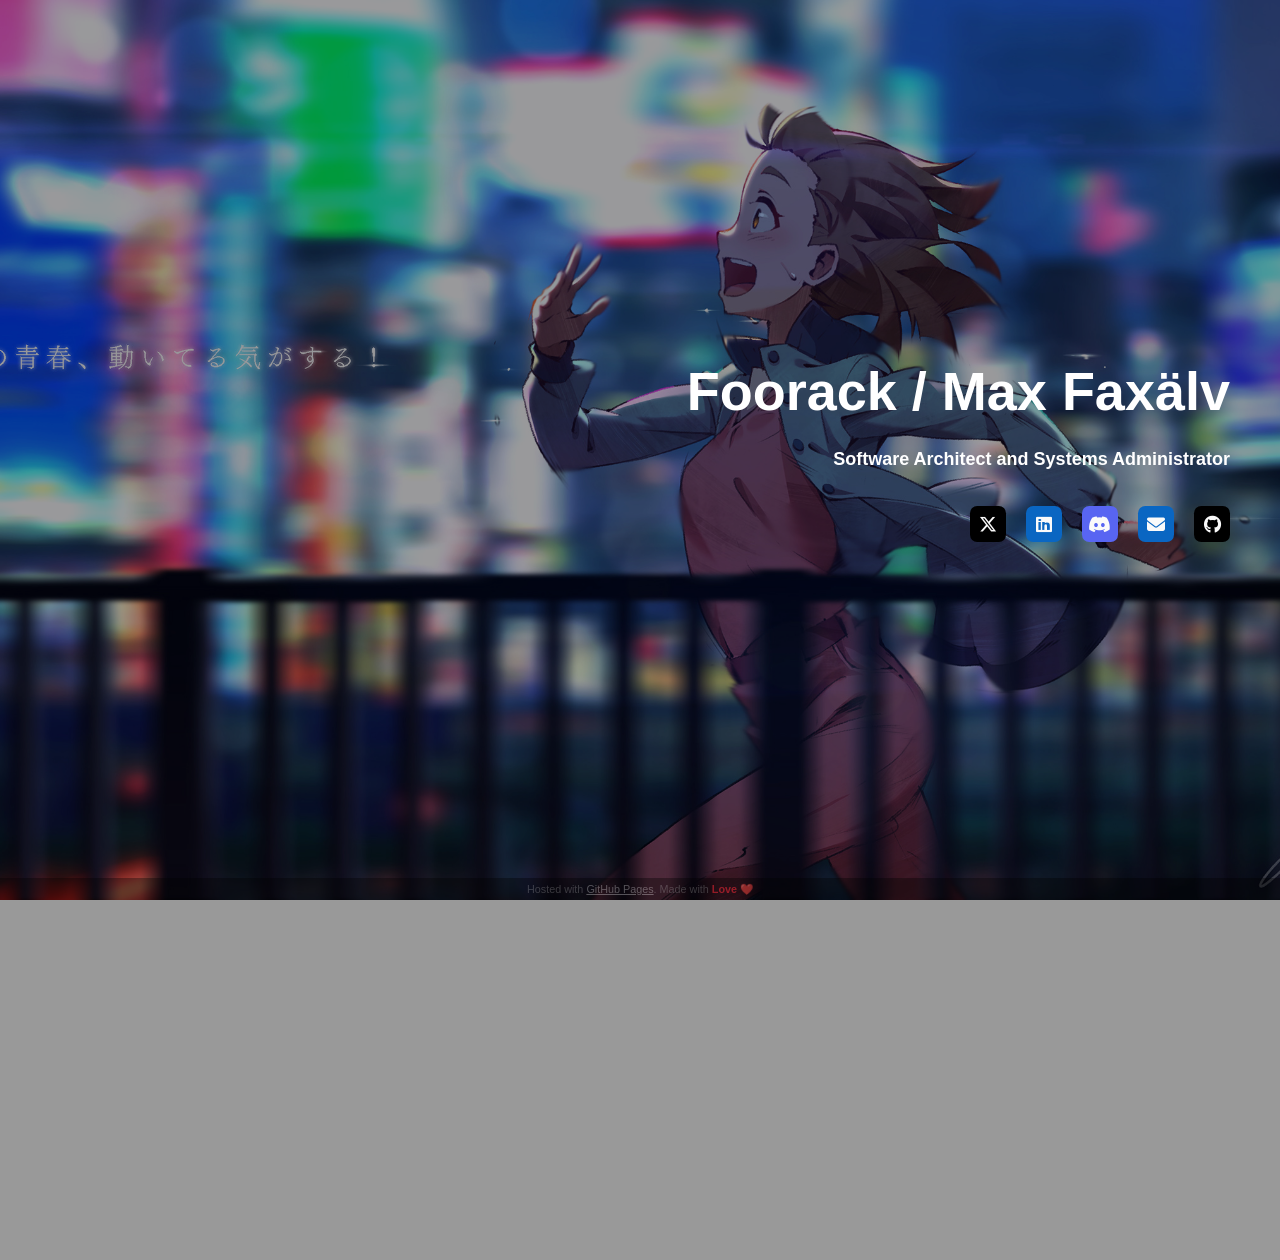
<file: index.html>
<!DOCTYPE html>
<html lang="en">

<head>
	<title>Foorack</title>
	<meta charset="UTF-8">
	<meta name="viewport" content="width=device-width, initial-scale=1, shrink-to-fit=no">
	<meta name="author" content="Foorack">
	<meta name="description" content="Foorack">
	<link rel="shortcut icon" href="desktop-computer_1f5a5.ico" type="image/vnd.microsoft.icon">
	<link rel="stylesheet" type="text/css" href="/css/normalize.min.css">
	<link rel="stylesheet" href="https://cdnjs.cloudflare.com/ajax/libs/font-awesome/6.6.0/css/all.min.css"
		integrity="sha512-Kc323vGBEqzTmouAECnVceyQqyqdsSiqLQISBL29aUW4U/M7pSPA/gEUZQqv1cwx4OnYxTxve5UMg5GT6L4JJg=="
		crossorigin="anonymous" referrerpolicy="no-referrer" />
	<link rel="stylesheet" type="text/css" href="/css/main.css">

	<style>
		html {
			background-color: inherit !important;
		}

		/* Fix for DarkReader */
	</style>
</head>

<body>
	<!--<h1 class="cursor" onclick="window.location.href = 'cv/'">
		Foorack / Max Faxälv
	</h1>-->
	<h1>Foorack / Max Faxälv</h1>
	<span class="subtitle">Software Architect and Systems Administrator</span>

	<a class="icon fa-brands fa-x-twitter" href="https://x.com/Foorack" rel="me" target="_b"></a>
	<a class="icon fa-brands fa-linkedin" href="https://www.linkedin.com/in/foorack/" rel="me" target="_b"></a>
	<a class="icon fa-brands fa-discord" href="https://discord.com/users/92875770338213888" rel="me"></a>
	<a class="icon fa-solid fa-envelope" href="mailto:max@foorack.com" rel="me" target="_b"></a>
	<a class="icon fa-brands fa-github" href="https://github.com/Foorack" rel="me" target="_b"></a>

	<div id="footer">
		Hosted with <a href="https://docs.github.com/en/pages" style="color: #999" target="_b">GitHub Pages</a>.
		Made with <span style="color: #f5222d;font-weight: bold">Love ❤️</span>
	</div>
</body>

</html>
</file>
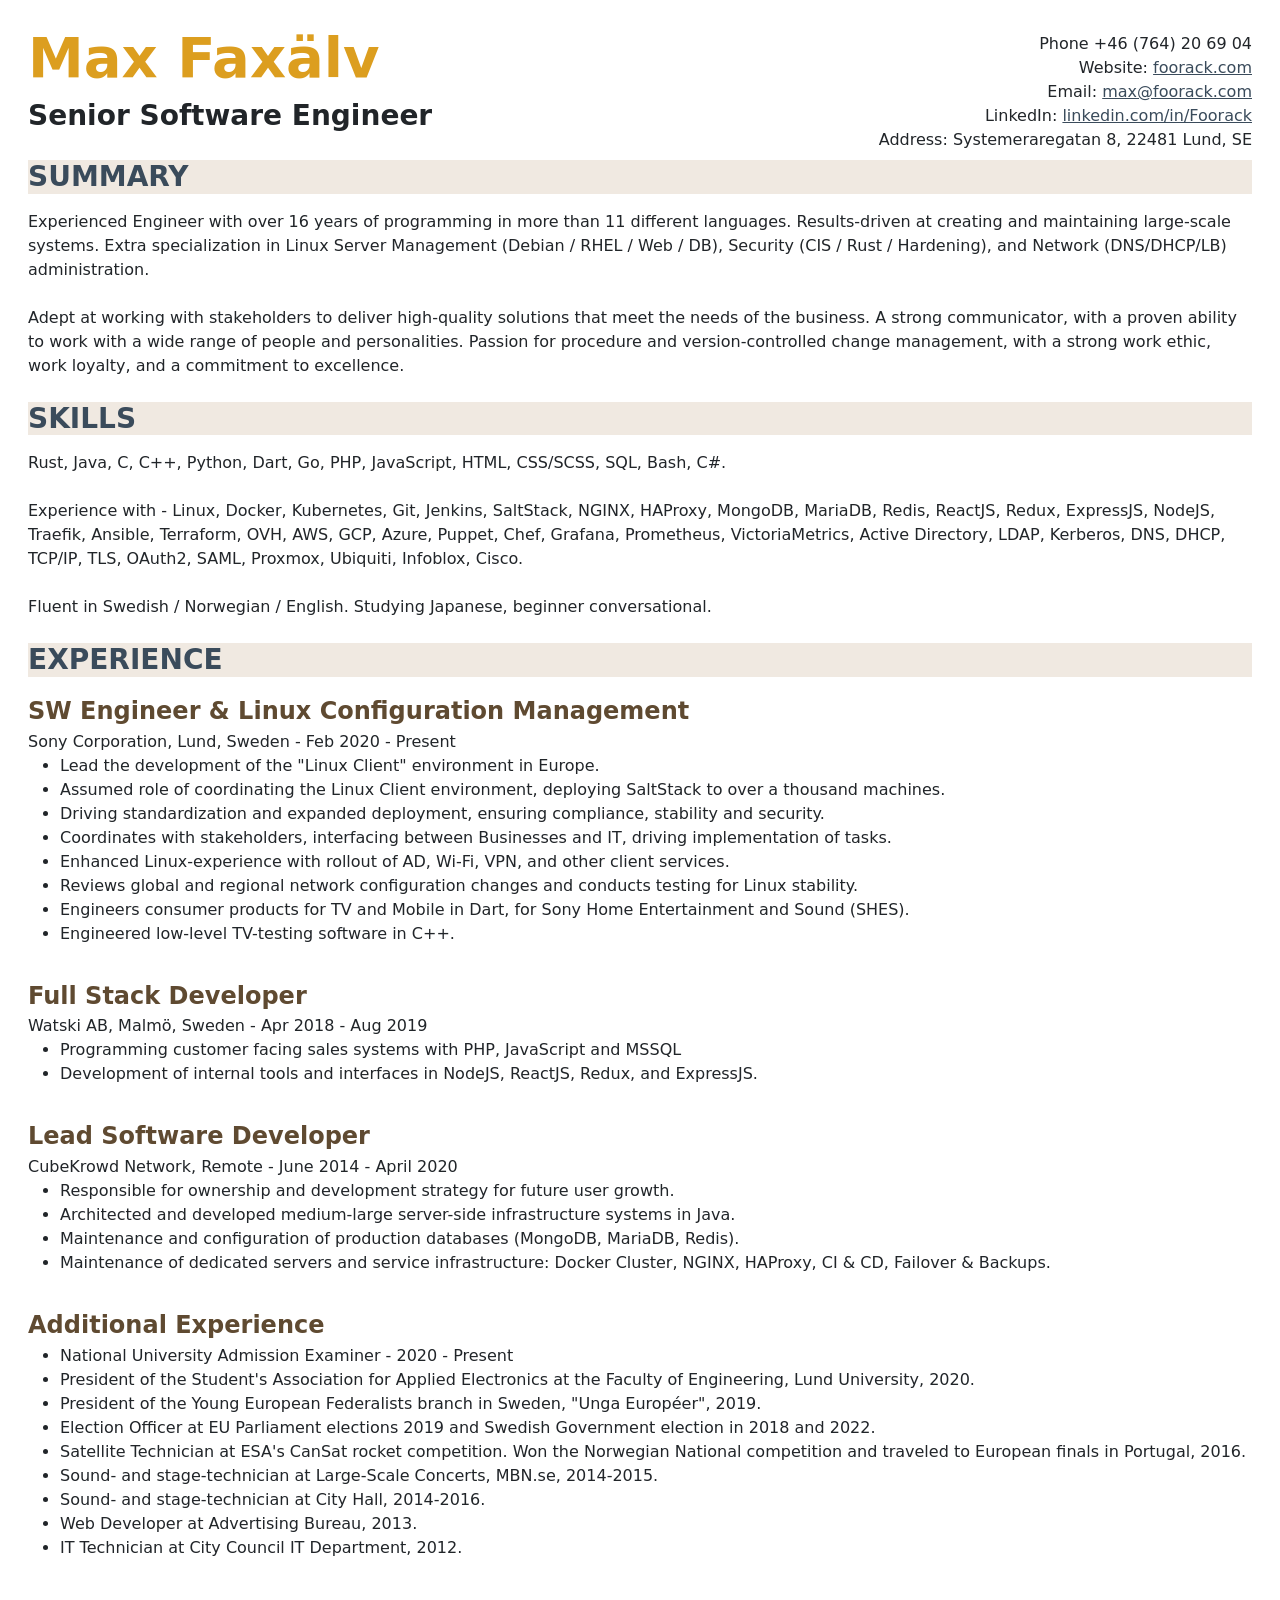
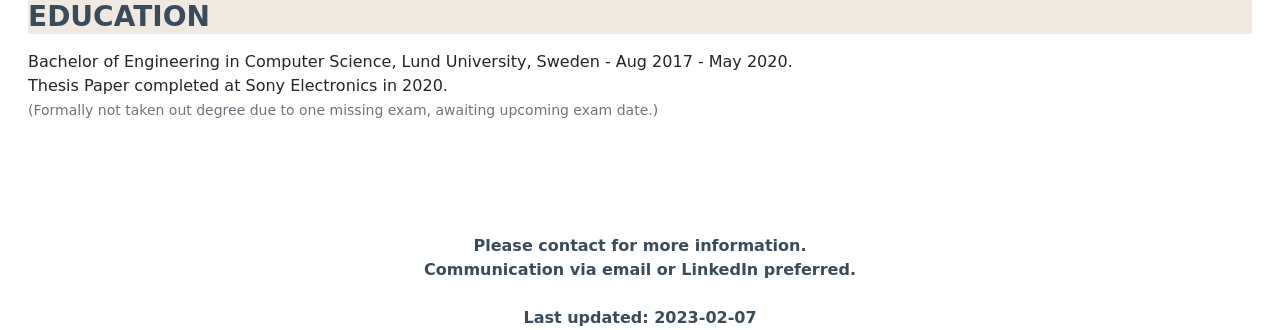
<file: cv/index.html>
<!DOCTYPE html>
<html>

<head>
    <meta charset="UTF-8">
    <meta name="viewport" content="width=device-width,initial-scale=1">
    <title>Max Faxälv Resume</title>
    <link rel="preconnect" href="https://fonts.googleapis.com">
    <link rel="preconnect" href="https://fonts.gstatic.com" crossorigin>
    <link rel="stylesheet" href="https://fonts.googleapis.com/css2?family=Noto+Sans:wght@400;700&display=swap">
    <link rel="stylesheet" href="https://cdn.jsdelivr.net/npm/bootstrap@5.1.3/dist/css/bootstrap.min.css">
    <style>
        * {
            outline: 0px solid red;
        }

        html,
        body {
            margin: 0;
            padding: 0;
        }

        .text-title {
            color: #DC9E1F;
        }

        .bg-banner {
            background-color: #F0E9E1;
        }

        .text-banner {
            color: #3A4B5B;
        }

        .text-job {
            color: #5f4a31;
        }

        a {
            color: #3A4B5B;
        }
    </style>
</head>

<body>
    <div class="container-fluid">
        <div class="row bg-white px-3">
            <div class="col-6 pt-4">
                <h1 class="display-4 fw-bold text-title">Max Faxälv</h1>
                <h3 class="fw-bold">Senior Software Engineer</h3>
            </div>
            <div class="col-6 text-end pt-3">
                <div class="mt-3"></div>
                Phone +46 (764) 20 69 04
                <br>
                Website: <a href="https://foorack.com">foorack.com</a>
                <br>
                Email: <a href="mailto:max@foorack.com">max@foorack.com</a>
                <br>
                LinkedIn: <a href="https://www.linkedin.com/in/foorack/">linkedin.com/in/Foorack</a>
                <br>
                Address: Systemeraregatan 8, 22481 Lund, SE
            </div>

            <div class="col-12">
                <div class="bg-banner text-uppercase p-0 mt-2">
                    <h3 class="text-banner m-0 fw-bold">Summary</h3>
                </div>
                <div class="py-3">
                    Experienced Engineer with over 16 years of programming in more than 11 different
                    languages. Results-driven at creating and maintaining large-scale systems. Extra specialization
                    in Linux Server Management (Debian / RHEL / Web / DB), Security (CIS / Rust / Hardening), and Network (DNS/DHCP/LB) administration.
                    <br>
                    <br>
                    Adept at working with stakeholders to deliver high-quality solutions that meet the needs of the business.
                    A strong communicator, with a proven ability to work with a wide range of people and personalities.
                    Passion for procedure and version-controlled change management, with a strong work ethic, work loyalty, and a commitment to excellence.
                </div>
            </div>

            <div class="col-12">
                <div class="bg-banner text-uppercase p-0 mt-2">
                    <h3 class="text-banner m-0 fw-bold">Skills</h3>
                </div>
                <div class="py-3">
                    Rust, Java, C, C++, Python, Dart, Go, PHP, JavaScript, HTML, CSS/SCSS, SQL, Bash, C#.
                    <br>
                    <br>
                    Experience with - Linux, Docker, Kubernetes, Git, Jenkins, SaltStack, NGINX, HAProxy, MongoDB, MariaDB,
                    Redis, ReactJS, Redux, ExpressJS, NodeJS, Traefik, Ansible, Terraform, OVH, AWS, GCP, Azure, Puppet, Chef,
                    Grafana, Prometheus, VictoriaMetrics, Active Directory, LDAP, Kerberos, DNS, DHCP, TCP/IP, TLS,
                    OAuth2, SAML, Proxmox, Ubiquiti, Infoblox, Cisco.
                    <br>
                    <br>
                    Fluent in Swedish / Norwegian / English. Studying Japanese, beginner conversational.
                </div>
            </div>

            <div class="col-12">
                <div class="bg-banner text-uppercase p-0 mt-2">
                    <h3 class="text-banner m-0 fw-bold">Experience</h3>
                </div>
                <div class="py-3">
                    <h4 class="text-job my-1 fw-bold">SW Engineer & Linux Configuration Management</h4>
                    Sony Corporation, Lund, Sweden - Feb 2020 - Present
                    <ul class="mb-0">
                        <li>Lead the development of the "Linux Client" environment in Europe.</li>
                        <li>Assumed role of coordinating the Linux Client environment, deploying SaltStack to over a thousand machines.</li>
                        <li>Driving standardization and expanded deployment, ensuring compliance, stability and security.</li>
                        <li>Coordinates with stakeholders, interfacing between Businesses and IT, driving implementation of tasks.</li>
                        <li>Enhanced Linux-experience with rollout of AD, Wi-Fi, VPN, and other client services.</li>
                        <li>Reviews global and regional network configuration changes and conducts testing for Linux stability.</li>
                        <li>Engineers consumer products for TV and Mobile in Dart, for Sony Home Entertainment and Sound (SHES).</li>
                        <li>Engineered low-level TV-testing software in C++.</li>
                    </ul>
                </div>
                <div class="py-3">
                    <h4 class="text-job my-1 fw-bold">Full Stack Developer</h4>
                    Watski AB, Malmö, Sweden - Apr 2018 - Aug 2019
                    <ul class="mb-0">
                        <li>Programming customer facing sales systems with PHP, JavaScript and MSSQL</li>
                        <li>Development of internal tools and interfaces in NodeJS, ReactJS, Redux, and ExpressJS.</li>
                    </ul>
                </div>
                <div class="py-3">
                    <h4 class="text-job my-1 fw-bold">Lead Software Developer</h4>
                    CubeKrowd Network, Remote - June 2014 - April 2020
                    <ul class="mb-0">
                        <li>Responsible for ownership and development strategy for future user growth.</li>
                        <li>Architected and developed medium-large server-side infrastructure systems in Java.</li>
                        <li>Maintenance and configuration of production databases (MongoDB, MariaDB, Redis).</li>
                        <li>Maintenance of dedicated servers and service infrastructure: Docker Cluster, NGINX, HAProxy,
                            CI & CD, Failover & Backups.</li>
                    </ul>
                </div>
                <div class="py-3">
                    <h4 class="text-job my-1 fw-bold">Additional Experience</h4>
                    <!--<ul class="mb-0">-->
                    <ul>
                        <li>National University Admission Examiner - 2020 - Present</li>
                        <li>President of the Student's Association for Applied Electronics at the Faculty of
                            Engineering, Lund University, 2020.</li>
                        <li>President of the Young European Federalists branch in Sweden, "Unga Européer", 2019.</li>
                        <li>Election Officer at EU Parliament elections 2019 and Swedish Government election in
                            2018 and 2022.</li>
                        <li>Satellite Technician at ESA's CanSat rocket competition. Won the
                            Norwegian National competition and traveled to European finals in Portugal, 2016.</li>
                        <li>Sound- and stage-technician at Large-Scale Concerts, MBN.se, 2014-2015.</li>
                        <li>Sound- and stage-technician at City Hall, 2014-2016.</li>
                        <li>Web Developer at Advertising Bureau, 2013.</li>
                        <li>IT Technician at City Council IT Department, 2012.</li>
                    </ul>
                </div>
            </div>

            <div class="col-12">
                <div class="bg-banner text-uppercase p-0 mt-2">
                    <h3 class="text-banner m-0 fw-bold">Education</h3>
                </div>
                <div class="py-3">
                    Bachelor of Engineering in Computer Science, Lund University, Sweden - Aug 2017 - May 2020.
                    <br>
                    Thesis Paper completed at Sony Electronics in 2020.
                    <br>
                    <small class="text-secondary">
                        (Formally not taken out degree due to one missing exam, awaiting upcoming exam date.)
                    </small>
                </div>
            </div>

            <div class="col-12">
                <div class="text-center mt-5 pt-5 fw-bold text-banner">
                    Please contact for more information.
                    <br>
                    Communication via email or LinkedIn preferred.
                    <br>
                    <br>
                    Last updated: 2023-02-07
                </div>
            </div>
        </div>
</body>

</html>
</file>
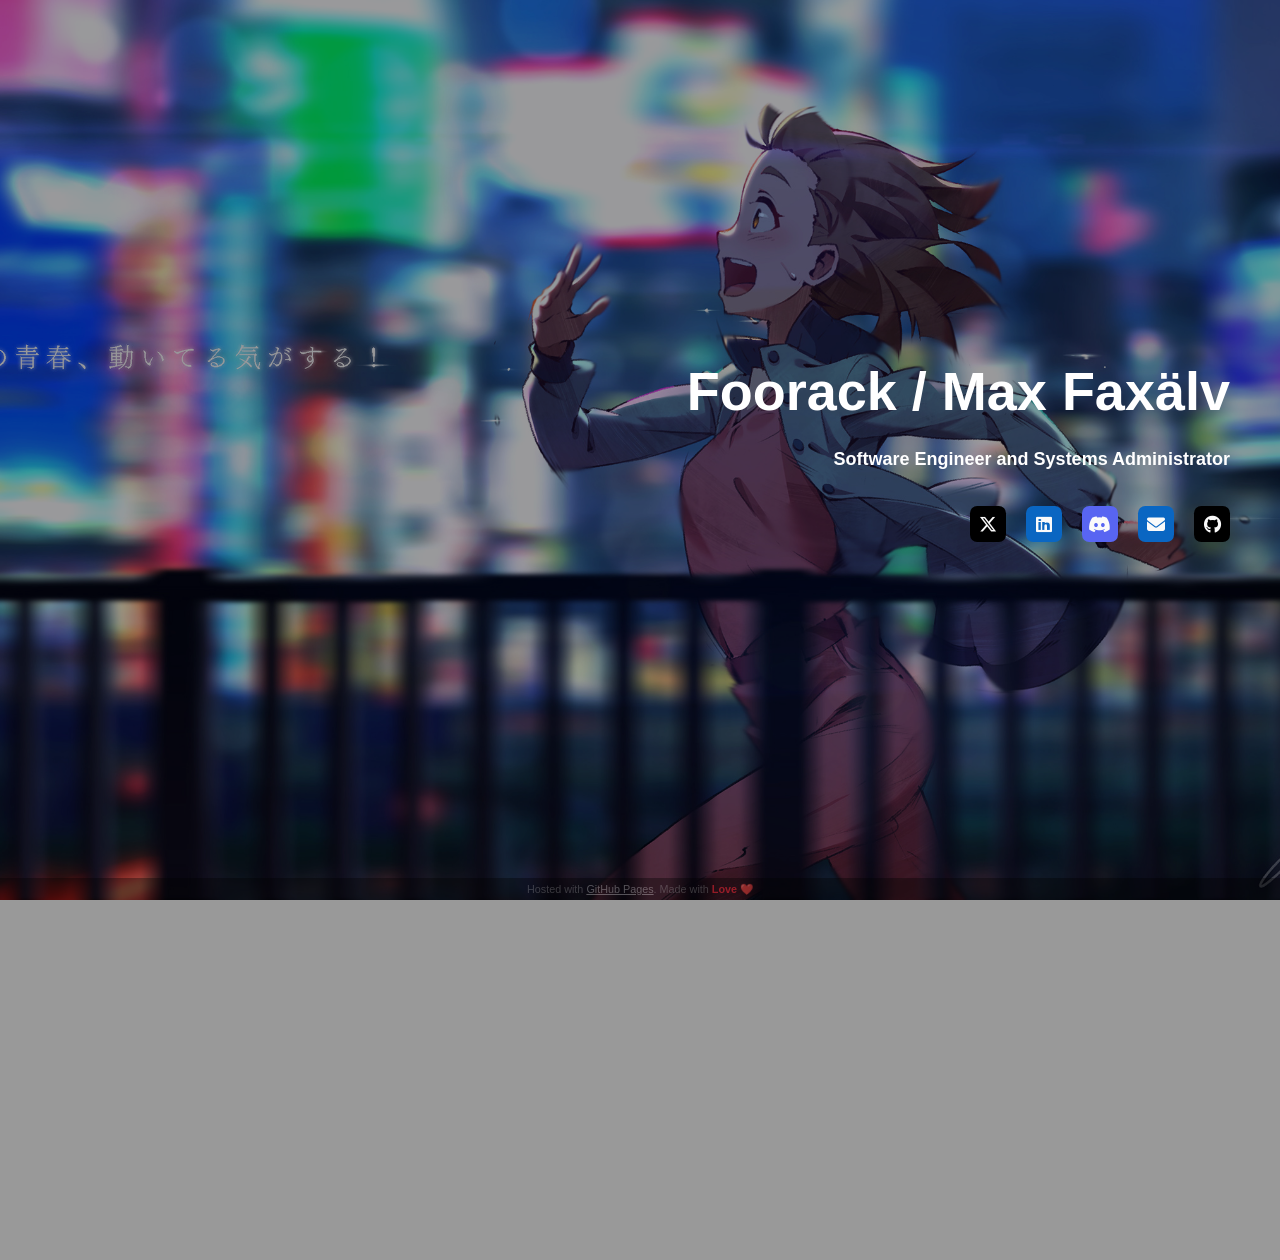
<file: public/index.html>
<!DOCTYPE html>
<html lang="en">

<head>
	<title>Foorack</title>
	<meta charset="UTF-8">
	<meta name="viewport" content="width=device-width, initial-scale=1, shrink-to-fit=no">
	<meta name="author" content="Foorack">
	<meta name="description" content="Foorack">
	<link rel="shortcut icon" href="desktop-computer_1f5a5.ico" type="image/vnd.microsoft.icon">
	<link rel="stylesheet" type="text/css" href="/css/normalize.min.css">
	<link rel="stylesheet" href="https://cdnjs.cloudflare.com/ajax/libs/font-awesome/6.6.0/css/all.min.css"
		integrity="sha512-Kc323vGBEqzTmouAECnVceyQqyqdsSiqLQISBL29aUW4U/M7pSPA/gEUZQqv1cwx4OnYxTxve5UMg5GT6L4JJg=="
		crossorigin="anonymous" referrerpolicy="no-referrer" />
	<link rel="stylesheet" type="text/css" href="/css/main.css">

	<style>
		html {
			background-color: inherit !important;
		}

		/* Fix for DarkReader */
	</style>
</head>

<body>
	<!--<h1 class="cursor" onclick="window.location.href = 'cv/'">
		Foorack / Max Faxälv
	</h1>-->
	<h1>Foorack / Max Faxälv</h1>
	<span class="subtitle">Software Engineer and Systems Administrator</span>

	<a class="icon fa-brands fa-x-twitter" href="https://x.com/Foorack" rel="me" target="_b"></a>
	<a class="icon fa-brands fa-linkedin" href="https://www.linkedin.com/in/foorack/" rel="me" target="_b"></a>
	<a class="icon fa-brands fa-discord" href="https://discord.com/users/92875770338213888" rel="me"></a>
	<a class="icon fa-solid fa-envelope" href="mailto:max@foorack.com" rel="me" target="_b"></a>
	<a class="icon fa-brands fa-github" href="https://github.com/Foorack" rel="me" target="_b"></a>

	<div id="footer">
		Hosted with <a href="https://docs.github.com/en/pages" style="color: #999" target="_b">GitHub Pages</a>.
		Made with <span style="color: #f5222d;font-weight: bold">Love ❤️</span>
	</div>
</body>

</html>
</file>
<file: css/main.css>
html,
body {
	height: 100%
}

body {
	text-align: right;
	color: #fff;
	font-family: 'Roboto', sans-serif;
	background: #999 url(/900027_optimized.jpg) center no-repeat;
	background-size: cover;
	overflow: hidden;
	padding-right: 50px;
	margin: 0;
	font-size: 2vh;
}

body:before {
	content: "";
	position: absolute;
	top: 0;
	left: 0;
	background: rgba(0, 0, 5, 0.4);
	width: 100%;
	height: 100%;
	z-index: -1
}

h1 {
	width: 100%;
	margin: 40vh 0 3vh 0;
	font-family: 'Roboto', sans-serif;
	font-weight: bold;
	font-size: 3em;
}

.subtitle {
	display: block;
	width: 100%;
	margin-bottom: 4vh;
	font-weight: bold;
}

.icon {
	display: inline-block;
	background: #000000;
	color: #fafafa;
	text-decoration: none;
	padding-top: 1.1vh;
	width: 4vh;
	height: 4vh;
	text-align: center;
	border-radius: 20%;
	box-sizing: border-box;
	margin-left: 15px;
	box-shadow: 0 -50px 0 0 rgba(0, 0, 0, 0) inset;
	transition: all 0.4s;
}

.icon:hover {
	color: #fff;
	box-shadow: 0 -50px 0 0 rgba(0, 0, 0, 0.5) inset
}

.icon.fa-discord {
	background: #5865f2
}
.icon.fa-linkedin {
	background: #0A66C2
}
.icon.fa-envelope {
	background: #0A66C2
}
.icon.fa-github,
.icon.fa-x-twitter {
	background: #000000
}
.icon.fa-github:hover,
.icon.fa-x-twitter:hover {
	background: #888888
}

.cursor {
	cursor: pointer;
}

#footer {
	font-size: 1.2vh;
	text-align: center;
	color: #666;
	background: rgba(0, 0, 0, 0.7);
	width: 100vw;
	position: absolute;
	bottom: 0px;
	opacity: 0.5;
	padding: 5px 0;
}
</file>
